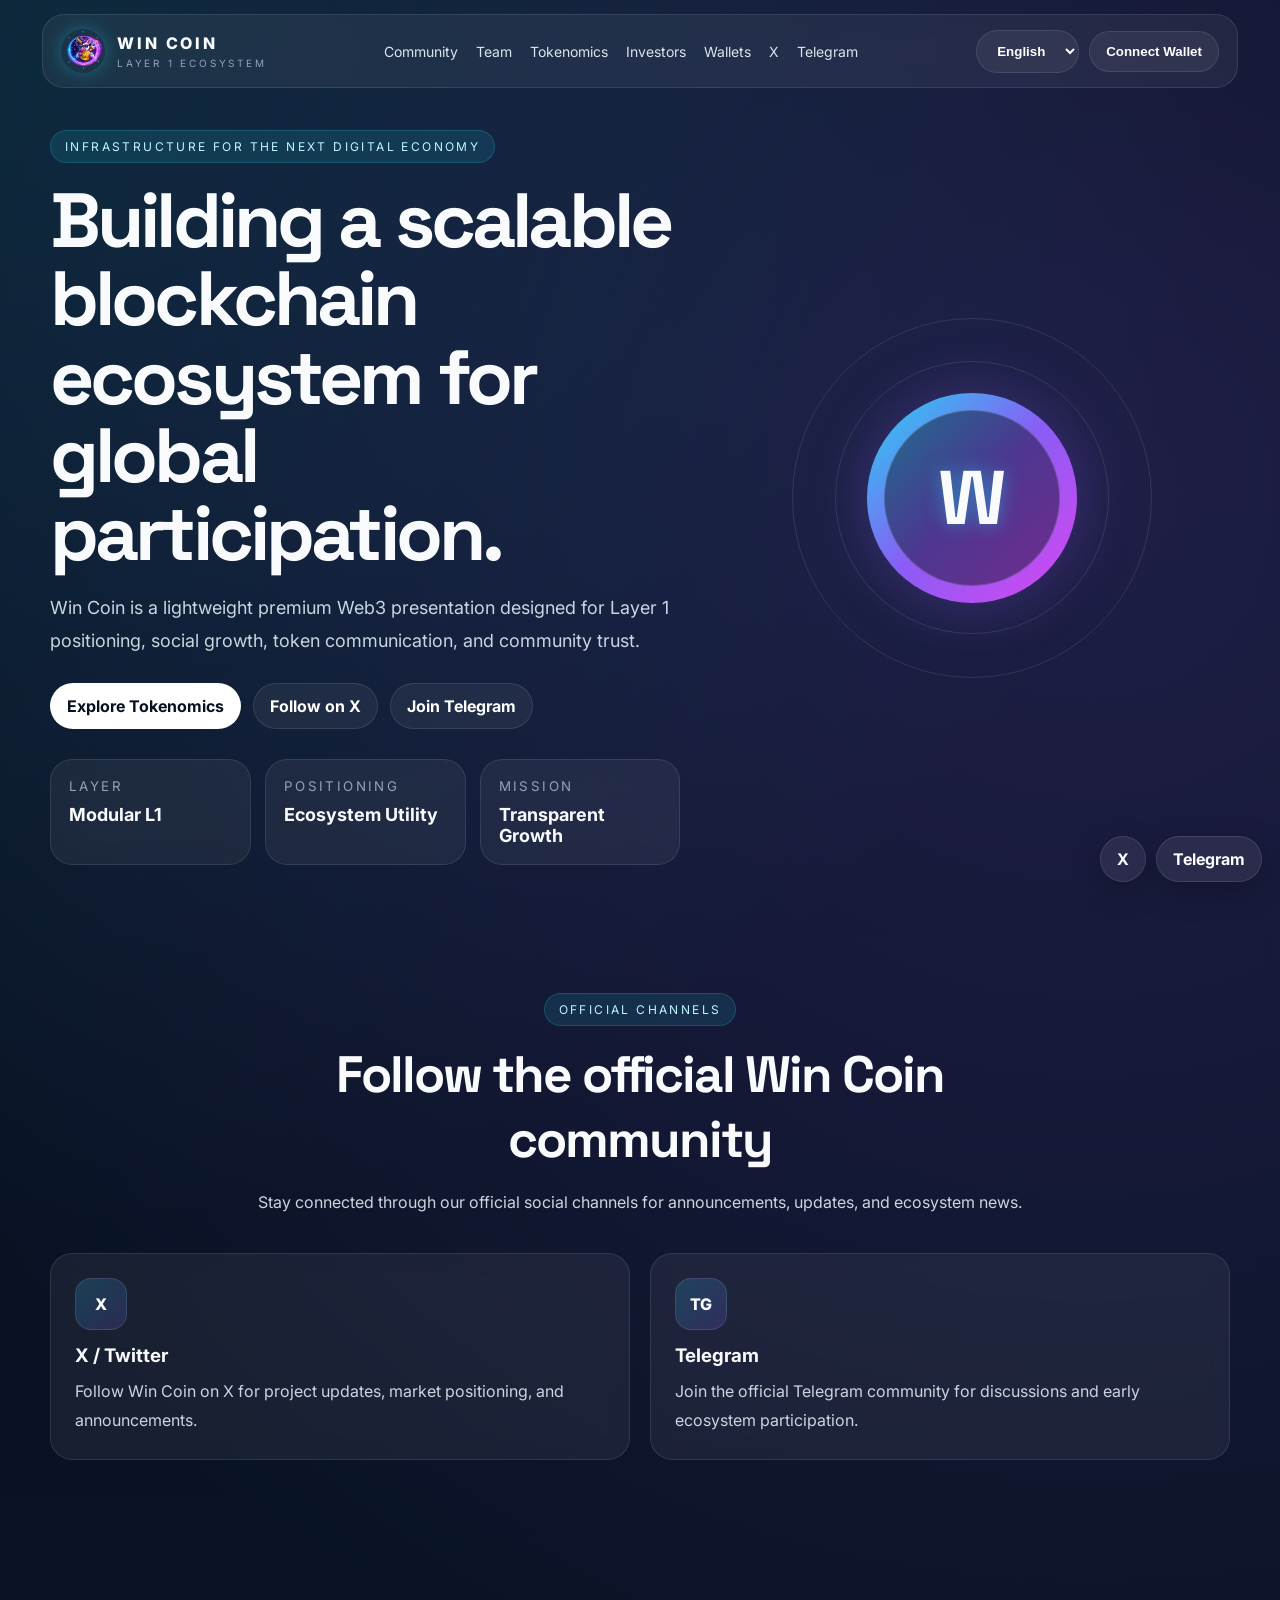
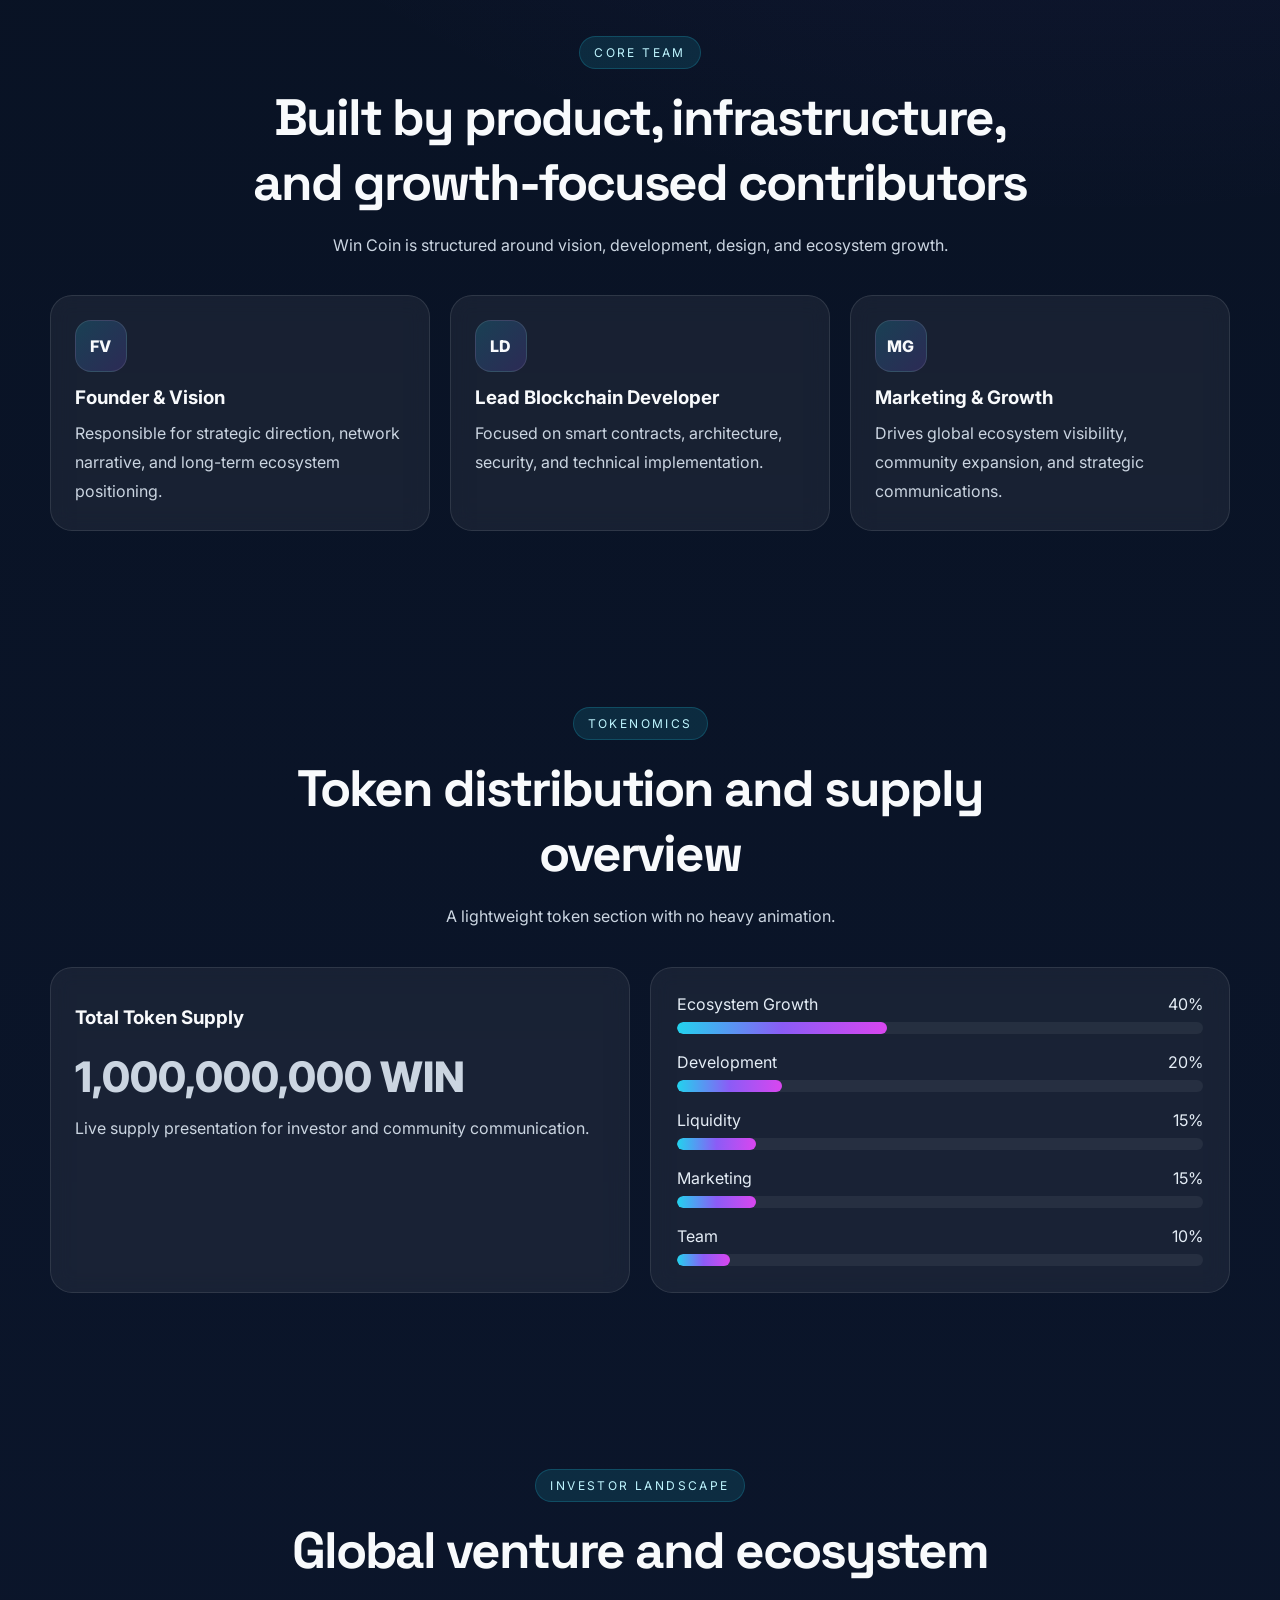
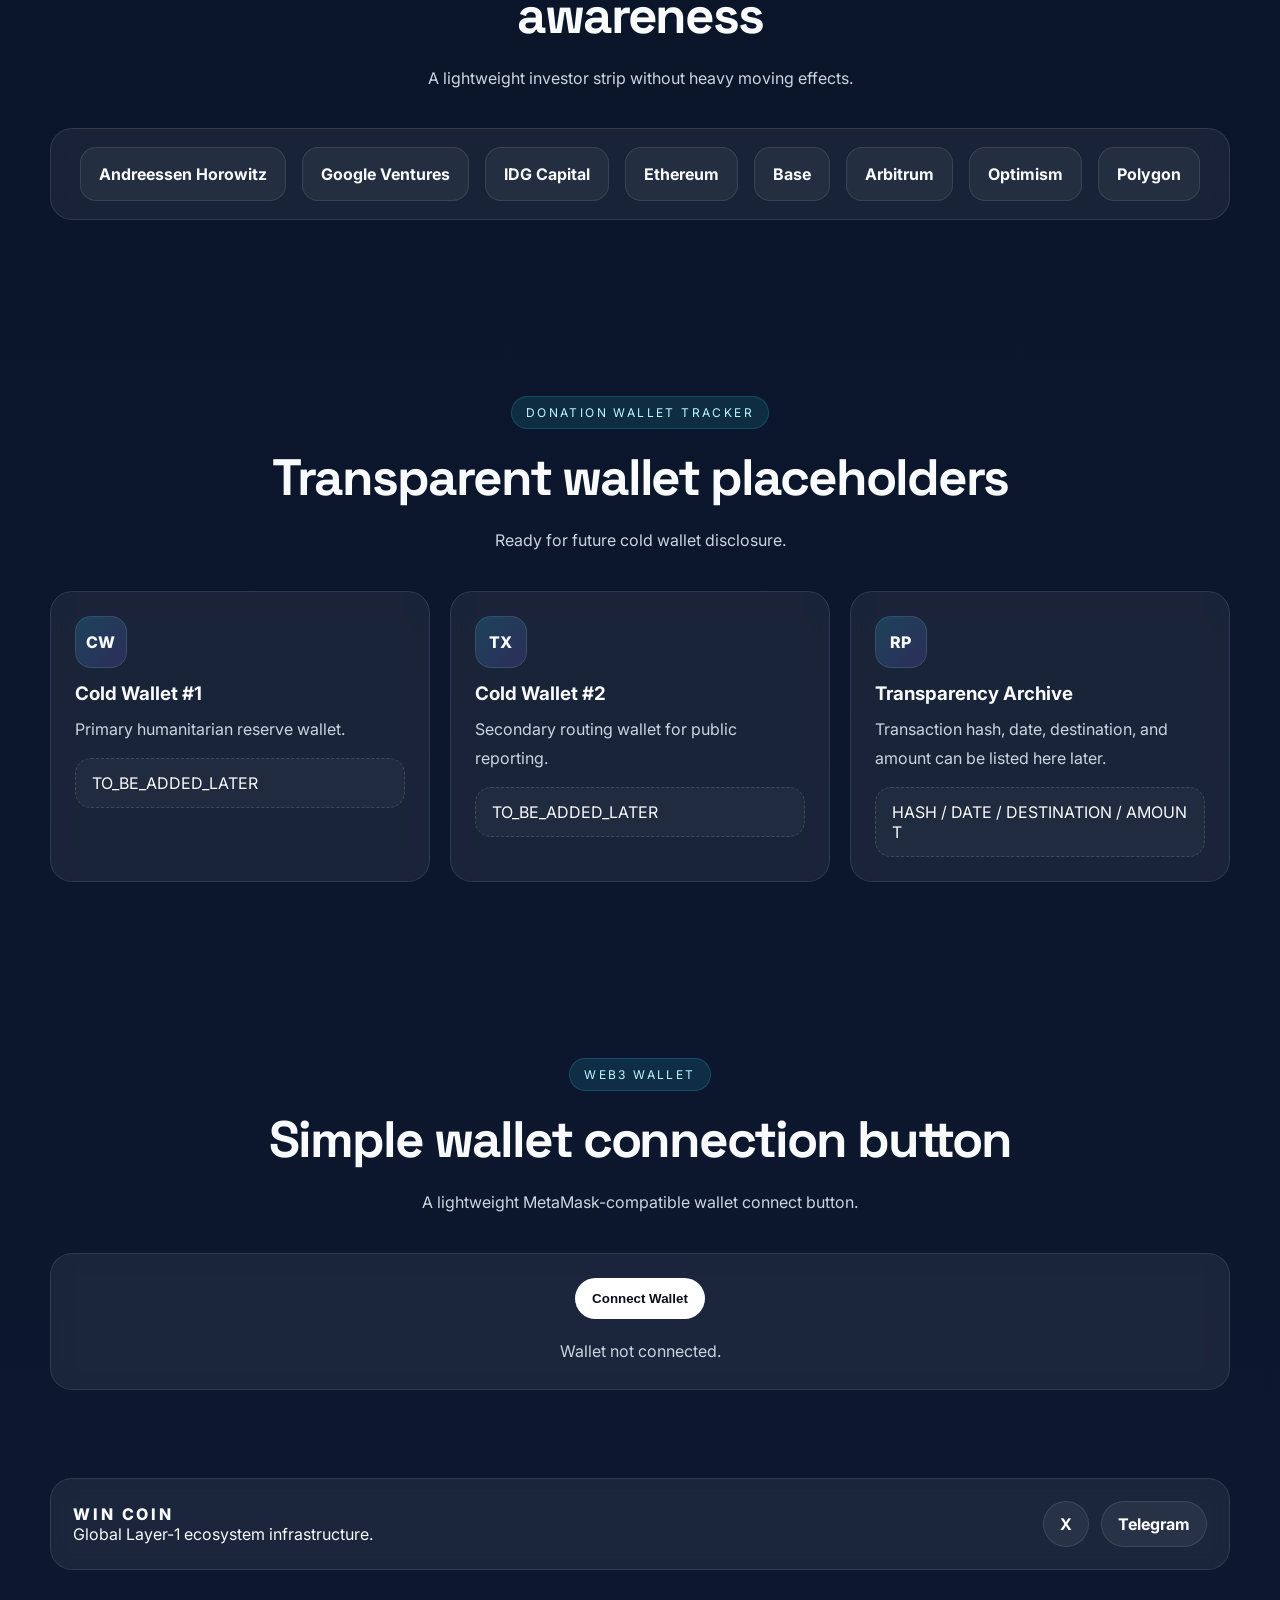
<file: lite.html>
<!DOCTYPE html>
<html lang="en">
<head>
  <meta charset="UTF-8" />
  <meta name="viewport" content="width=device-width, initial-scale=1.0" />
  <title>Win Coin — Lite</title>
  <link rel="preconnect" href="https://fonts.googleapis.com">
  <link rel="preconnect" href="https://fonts.gstatic.com" crossorigin>
  <link href="https://fonts.googleapis.com/css2?family=Inter:wght@400;500;600;700;800&family=Space+Grotesk:wght@600;700&display=swap" rel="stylesheet">
  <style>
    :root{
      --bg:#07101f;
      --bg2:#0d1830;
      --panel:rgba(255,255,255,.06);
      --line:rgba(255,255,255,.10);
      --text:#f8fafc;
      --muted:#94a3b8;
      --cyan:#22d3ee;
      --violet:#8b5cf6;
      --pink:#d946ef;
      --max:1180px;
      --r:22px;
    }

    *{box-sizing:border-box}
    html{scroll-behavior:smooth}
    body{
      margin:0;
      font-family:Inter,sans-serif;
      color:var(--text);
      background:
        radial-gradient(circle at top left, rgba(34,211,238,.12), transparent 25%),
        radial-gradient(circle at 85% 10%, rgba(139,92,246,.18), transparent 30%),
        linear-gradient(180deg, var(--bg), var(--bg2));
    }

    a{text-decoration:none;color:inherit}
    .container{width:min(calc(100% - 32px), var(--max));margin:auto}
    .card{
      background:var(--panel);
      border:1px solid var(--line);
      border-radius:var(--r);
      backdrop-filter:blur(10px);
      -webkit-backdrop-filter:blur(10px);
    }

    .nav{
      position:sticky;
      top:14px;
      z-index:20;
      margin:14px auto 0;
      width:min(calc(100% - 20px), calc(var(--max) + 16px));
      padding:14px 18px;
      display:flex;
      align-items:center;
      justify-content:space-between;
      gap:14px;
    }

    .brand{display:flex;align-items:center;gap:12px}
    .logo-img{
      width:44px;
      height:44px;
      border-radius:50%;
      object-fit:cover;
      box-shadow:0 0 18px rgba(34,211,238,.35);
    }
    .brand-name{font-weight:800;letter-spacing:.18em}
    .brand-sub{font-size:10px;color:var(--muted);letter-spacing:.28em;text-transform:uppercase;margin-top:4px}

    .navlinks{display:flex;gap:18px;align-items:center;color:#dbe4ef;font-size:14px}
    .nav-right{display:flex;gap:10px;align-items:center}

    .lang-select,.btn{
      border:1px solid var(--line);
      background:rgba(255,255,255,.06);
      color:#fff;
      border-radius:999px;
      padding:12px 16px;
      font-weight:700;
    }

    .btn.primary{
      background:#fff;
      color:#08101f;
    }

    .hero{
      min-height:82vh;
      display:grid;
      grid-template-columns:1.1fr .9fr;
      gap:34px;
      align-items:center;
      padding:42px 0 40px;
    }

    .tag{
      display:inline-block;
      padding:8px 14px;
      border-radius:999px;
      border:1px solid rgba(34,211,238,.2);
      background:rgba(34,211,238,.12);
      color:#bff6ff;
      font-size:12px;
      letter-spacing:.2em;
      text-transform:uppercase;
    }

    h1{
      font-family:"Space Grotesk",sans-serif;
      font-size:clamp(42px,6vw,78px);
      line-height:1.02;
      letter-spacing:-.05em;
      margin:18px 0 18px;
    }

    .hero p{
      color:#cbd5e1;
      line-height:1.85;
      font-size:18px;
      max-width:700px;
    }

    .hero-actions{
      display:flex;
      flex-wrap:wrap;
      gap:12px;
      margin-top:26px;
    }

    .stats{
      display:grid;
      grid-template-columns:repeat(3,1fr);
      gap:14px;
      margin-top:30px;
    }

    .stat{padding:18px}
    .stat small{
      color:var(--muted);
      text-transform:uppercase;
      letter-spacing:.18em;
      display:block;
    }
    .stat b{
      display:block;
      margin-top:10px;
      font-size:18px;
    }

    .visual{
      display:grid;
      place-items:center;
    }

    .coin-wrap{
      position:relative;
      width:min(360px,80vw);
      height:min(360px,80vw);
      display:grid;
      place-items:center;
    }

    .coin-ring,
    .coin-ring2{
      position:absolute;
      inset:0;
      border-radius:50%;
      border:1px solid rgba(255,255,255,.10);
    }

    .coin-ring2{inset:12%}

    .coin{
      width:210px;
      height:210px;
      border-radius:50%;
      background:linear-gradient(135deg,var(--cyan),var(--violet),var(--pink));
      display:grid;
      place-items:center;
      box-shadow:0 0 60px rgba(139,92,246,.28);
    }

    .coin-inner{
      width:176px;
      height:176px;
      border-radius:50%;
      background:rgba(6,10,24,.45);
      border:1px solid rgba(255,255,255,.14);
      display:grid;
      place-items:center;
      font-family:"Space Grotesk",sans-serif;
      font-size:76px;
      font-weight:700;
      text-shadow:0 0 18px rgba(34,211,238,.5);
    }

    section{padding:88px 0}
    .head{text-align:center;max-width:800px;margin:0 auto 36px}
    .head h2{
      font-family:"Space Grotesk",sans-serif;
      font-size:clamp(30px,4vw,52px);
      margin:16px 0 0;
      letter-spacing:-.04em;
    }
    .head p{color:#cbd5e1;line-height:1.8}

    .grid3{display:grid;grid-template-columns:repeat(3,1fr);gap:20px}
    .grid2{display:grid;grid-template-columns:repeat(2,1fr);gap:20px}
    .tile{padding:24px}
    .icon{
      width:52px;height:52px;border-radius:16px;
      display:grid;place-items:center;
      background:linear-gradient(135deg,rgba(34,211,238,.18),rgba(139,92,246,.18));
      border:1px solid var(--line);
      font-weight:800;
    }
    .tile h3{margin:14px 0 10px}
    .tile p{color:#cbd5e1;line-height:1.8;margin:0}

    .bars{padding:26px}
    .baritem + .baritem{margin-top:18px}
    .bartop{display:flex;justify-content:space-between;margin-bottom:8px;color:#e5edf6}
    .barbg{height:12px;background:rgba(255,255,255,.06);border-radius:999px;overflow:hidden}
    .barfill{height:100%;border-radius:999px;background:linear-gradient(90deg,var(--cyan),var(--violet),var(--pink))}

    .slider{overflow:hidden;padding:18px}
    .track{
      display:flex;
      gap:16px;
      flex-wrap:wrap;
      justify-content:center;
    }
    .pill{
      padding:16px 18px;
      border-radius:16px;
      border:1px solid var(--line);
      background:rgba(255,255,255,.05);
      font-weight:700;
    }

    .walletbox{
      margin-top:14px;
      padding:14px 16px;
      border-radius:16px;
      border:1px dashed rgba(255,255,255,.14);
      background:rgba(255,255,255,.03);
      word-break:break-all;
    }

    .footer{
      padding:0 0 50px;
    }

    .footer-box{
      padding:22px;
      display:flex;
      justify-content:space-between;
      gap:20px;
      flex-wrap:wrap;
      align-items:center;
    }

    .social-floating{
      position:fixed;
      right:18px;
      bottom:18px;
      display:flex;
      gap:10px;
      z-index:50;
    }

    .social-floating a{
      padding:12px 16px;
      border-radius:999px;
      border:1px solid var(--line);
      background:rgba(255,255,255,.08);
      color:#fff;
      font-weight:700;
      box-shadow:0 10px 30px rgba(0,0,0,.25);
    }

    @media(max-width:980px){
      .hero,.grid3,.grid2{grid-template-columns:1fr}
      .stats{grid-template-columns:1fr}
      .navlinks{display:none}
    }

    @media(max-width:700px){
      .nav-right{flex-direction:column;align-items:flex-end}
      .social-floating{flex-direction:column;right:12px;bottom:12px}
      .hero p{font-size:16px}
    }
  </style>
</head>
<body>

  <div class="nav card">
    <a href="#top" class="brand">
      <img src="assets/wincoin-logo.png" class="logo-img" alt="Win Coin Logo">
      <div>
        <div class="brand-name">WIN COIN</div>
        <div class="brand-sub" data-i18n="brand_sub">Layer 1 Ecosystem</div>
      </div>
    </a>

    <div class="navlinks">
      <a href="#community" data-i18n="nav_community">Community</a>
      <a href="#team" data-i18n="nav_team">Team</a>
      <a href="#tokenomics" data-i18n="nav_tokenomics">Tokenomics</a>
      <a href="#investors" data-i18n="nav_investors">Investors</a>
      <a href="#wallets" data-i18n="nav_wallets">Wallets</a>
      <a href="https://x.com/WinCoinProject" target="_blank" rel="noopener noreferrer">X</a>
      <a href="https://t.me/+ZbqtCHhGB5U4MzY0" target="_blank" rel="noopener noreferrer">Telegram</a>
    </div>

    <div class="nav-right">
      <select id="languageSwitcher" class="lang-select">
        <option value="en">English</option>
        <option value="tr">Türkçe</option>
        <option value="zh">中文</option>
      </select>
      <button class="btn" id="walletTop" data-i18n="connect_wallet">Connect Wallet</button>
    </div>
  </div>

  <main class="container" id="top">
    <section class="hero">
      <div>
        <div class="tag" data-i18n="hero_tag">Infrastructure for the Next Digital Economy</div>
        <h1 data-i18n="hero_title">Building a scalable blockchain ecosystem for global participation.</h1>
        <p data-i18n="hero_text">
          Win Coin is a lightweight premium Web3 presentation designed for Layer 1 positioning,
          social growth, token communication, and community trust.
        </p>

        <div class="hero-actions">
          <a class="btn primary" href="#tokenomics" data-i18n="hero_btn_1">Explore Tokenomics</a>
          <a class="btn" href="https://x.com/WinCoinProject" target="_blank" rel="noopener noreferrer">Follow on X</a>
          <a class="btn" href="https://t.me/+ZbqtCHhGB5U4MzY0" target="_blank" rel="noopener noreferrer">Join Telegram</a>
        </div>

        <div class="stats">
          <div class="card stat">
            <small data-i18n="stat_layer_label">Layer</small>
            <b data-i18n="stat_layer_value">Modular L1</b>
          </div>
          <div class="card stat">
            <small data-i18n="stat_position_label">Positioning</small>
            <b data-i18n="stat_position_value">Ecosystem Utility</b>
          </div>
          <div class="card stat">
            <small data-i18n="stat_mission_label">Mission</small>
            <b data-i18n="stat_mission_value">Transparent Growth</b>
          </div>
        </div>
      </div>

      <div class="visual">
        <div class="coin-wrap">
          <div class="coin-ring"></div>
          <div class="coin-ring2"></div>
          <div class="coin">
            <div class="coin-inner">W</div>
          </div>
        </div>
      </div>
    </section>

    <section id="community">
      <div class="head">
        <div class="tag" data-i18n="community_tag">Official Channels</div>
        <h2 data-i18n="community_title">Follow the official Win Coin community</h2>
        <p data-i18n="community_text">Stay connected through our official social channels for announcements, updates, and ecosystem news.</p>
      </div>

      <div class="grid2">
        <a class="card tile" href="https://x.com/WinCoinProject" target="_blank" rel="noopener noreferrer">
          <div class="icon">X</div>
          <h3>X / Twitter</h3>
          <p data-i18n="community_x_text">Follow Win Coin on X for project updates, market positioning, and announcements.</p>
        </a>

        <a class="card tile" href="https://t.me/+ZbqtCHhGB5U4MzY0" target="_blank" rel="noopener noreferrer">
          <div class="icon">TG</div>
          <h3>Telegram</h3>
          <p data-i18n="community_tg_text">Join the official Telegram community for discussions and early ecosystem participation.</p>
        </a>
      </div>
    </section>

    <section id="team">
      <div class="head">
        <div class="tag" data-i18n="team_tag">Core Team</div>
        <h2 data-i18n="team_title">Built by product, infrastructure, and growth-focused contributors</h2>
        <p data-i18n="team_text">Win Coin is structured around vision, development, design, and ecosystem growth.</p>
      </div>

      <div class="grid3">
        <div class="card tile">
          <div class="icon">FV</div>
          <h3 data-i18n="team_card_1_title">Founder & Vision</h3>
          <p data-i18n="team_card_1_text">Responsible for strategic direction, network narrative, and long-term ecosystem positioning.</p>
        </div>

        <div class="card tile">
          <div class="icon">LD</div>
          <h3 data-i18n="team_card_2_title">Lead Blockchain Developer</h3>
          <p data-i18n="team_card_2_text">Focused on smart contracts, architecture, security, and technical implementation.</p>
        </div>

        <div class="card tile">
          <div class="icon">MG</div>
          <h3 data-i18n="team_card_3_title">Marketing & Growth</h3>
          <p data-i18n="team_card_3_text">Drives global ecosystem visibility, community expansion, and strategic communications.</p>
        </div>
      </div>
    </section>

    <section id="tokenomics">
      <div class="head">
        <div class="tag" data-i18n="tokenomics_tag">Tokenomics</div>
        <h2 data-i18n="tokenomics_title">Token distribution and supply overview</h2>
        <p data-i18n="tokenomics_text">A lightweight token section with no heavy animation.</p>
      </div>

      <div class="grid2">
        <div class="card tile">
          <h3 data-i18n="supply_label">Total Token Supply</h3>
          <p style="font-size:42px;font-weight:800;margin:10px 0 0" id="supplyCounter">1,000,000,000 WIN</p>
          <p data-i18n="supply_text">Live supply presentation for investor and community communication.</p>
        </div>

        <div class="card bars">
          <div class="baritem">
            <div class="bartop"><span data-i18n="bar_1_label">Ecosystem Growth</span><span>40%</span></div>
            <div class="barbg"><div class="barfill" style="width:40%"></div></div>
          </div>
          <div class="baritem">
            <div class="bartop"><span data-i18n="bar_2_label">Development</span><span>20%</span></div>
            <div class="barbg"><div class="barfill" style="width:20%"></div></div>
          </div>
          <div class="baritem">
            <div class="bartop"><span data-i18n="bar_3_label">Liquidity</span><span>15%</span></div>
            <div class="barbg"><div class="barfill" style="width:15%"></div></div>
          </div>
          <div class="baritem">
            <div class="bartop"><span data-i18n="bar_4_label">Marketing</span><span>15%</span></div>
            <div class="barbg"><div class="barfill" style="width:15%"></div></div>
          </div>
          <div class="baritem">
            <div class="bartop"><span data-i18n="bar_5_label">Team</span><span>10%</span></div>
            <div class="barbg"><div class="barfill" style="width:10%"></div></div>
          </div>
        </div>
      </div>
    </section>

    <section id="investors">
      <div class="head">
        <div class="tag" data-i18n="investors_tag">Investor Landscape</div>
        <h2 data-i18n="investors_title">Global venture and ecosystem awareness</h2>
        <p data-i18n="investors_text">A lightweight investor strip without heavy moving effects.</p>
      </div>

      <div class="card slider">
        <div class="track">
          <div class="pill">Andreessen Horowitz</div>
          <div class="pill">Google Ventures</div>
          <div class="pill">IDG Capital</div>
          <div class="pill">Ethereum</div>
          <div class="pill">Base</div>
          <div class="pill">Arbitrum</div>
          <div class="pill">Optimism</div>
          <div class="pill">Polygon</div>
        </div>
      </div>
    </section>

    <section id="wallets">
      <div class="head">
        <div class="tag" data-i18n="wallets_tag">Donation Wallet Tracker</div>
        <h2 data-i18n="wallets_title">Transparent wallet placeholders</h2>
        <p data-i18n="wallets_text">Ready for future cold wallet disclosure.</p>
      </div>

      <div class="grid3">
        <div class="card tile">
          <div class="icon">CW</div>
          <h3 data-i18n="wallet_1_title">Cold Wallet #1</h3>
          <p data-i18n="wallet_1_text">Primary humanitarian reserve wallet.</p>
          <div class="walletbox">TO_BE_ADDED_LATER</div>
        </div>

        <div class="card tile">
          <div class="icon">TX</div>
          <h3 data-i18n="wallet_2_title">Cold Wallet #2</h3>
          <p data-i18n="wallet_2_text">Secondary routing wallet for public reporting.</p>
          <div class="walletbox">TO_BE_ADDED_LATER</div>
        </div>

        <div class="card tile">
          <div class="icon">RP</div>
          <h3 data-i18n="wallet_3_title">Transparency Archive</h3>
          <p data-i18n="wallet_3_text">Transaction hash, date, destination, and amount can be listed here later.</p>
          <div class="walletbox">HASH / DATE / DESTINATION / AMOUNT</div>
        </div>
      </div>
    </section>

    <section id="wallet-connect">
      <div class="head">
        <div class="tag" data-i18n="web3_tag">Web3 Wallet</div>
        <h2 data-i18n="web3_title">Simple wallet connection button</h2>
        <p data-i18n="web3_text">A lightweight MetaMask-compatible wallet connect button.</p>
      </div>

      <div class="card tile" style="text-align:center">
        <button class="btn primary" id="walletMain" data-i18n="connect_wallet">Connect Wallet</button>
        <p class="muted" id="walletStatus" style="margin-top:18px" data-i18n="wallet_not_connected">Wallet not connected.</p>
      </div>
    </section>
  </main>

  <footer class="container footer">
    <div class="card footer-box">
      <div>
        <div style="font-weight:800;letter-spacing:.18em;">WIN COIN</div>
        <div class="muted" data-i18n="footer_text">Global Layer-1 ecosystem infrastructure.</div>
      </div>
      <div style="display:flex;gap:12px;flex-wrap:wrap;">
        <a class="btn" href="https://x.com/WinCoinProject" target="_blank" rel="noopener noreferrer">X</a>
        <a class="btn" href="https://t.me/+ZbqtCHhGB5U4MzY0" target="_blank" rel="noopener noreferrer">Telegram</a>
      </div>
    </div>
  </footer>

  <div class="social-floating">
    <a href="https://x.com/WinCoinProject" target="_blank" rel="noopener noreferrer">X</a>
    <a href="https://t.me/+ZbqtCHhGB5U4MzY0" target="_blank" rel="noopener noreferrer">Telegram</a>
  </div>

  <script>
    const translations = {
      en: {
        brand_sub: "Layer 1 Ecosystem",
        nav_community: "Community",
        nav_team: "Team",
        nav_tokenomics: "Tokenomics",
        nav_roadmap: "Roadmap",
        nav_investors: "Investors",
        nav_wallets: "Wallets",
        connect_wallet: "Connect Wallet",
        hero_tag: "Infrastructure for the Next Digital Economy",
        hero_title: "Building a scalable blockchain ecosystem for global participation.",
        hero_text: "Win Coin is a lightweight premium Web3 presentation designed for Layer 1 positioning, social growth, token communication, and community trust.",
        hero_btn_1: "Explore Tokenomics",
        hero_btn_2: "Donation Tracker",
        stat_layer_label: "Layer",
        stat_layer_value: "Modular L1",
        stat_position_label: "Positioning",
        stat_position_value: "Ecosystem Utility",
        stat_mission_label: "Mission",
        stat_mission_value: "Transparent Growth",
        community_tag: "Official Channels",
        community_title: "Follow the official Win Coin community",
        community_text: "Stay connected through our official social channels for announcements, updates, and ecosystem news.",
        community_x_text: "Follow Win Coin on X for project updates, market positioning, and announcements.",
        community_tg_text: "Join the official Telegram community for discussions and early ecosystem participation.",
        team_tag: "Core Team",
        team_title: "Built by product, infrastructure, and growth-focused contributors",
        team_text: "Win Coin is structured around vision, development, design, and ecosystem growth.",
        role_founder: "Founder & Vision",
        role_developer: "Lead Developer",
        role_designer: "Product Designer",
        role_marketing: "Marketing & Growth",
        team_card_1_title: "Founder & Vision",
        team_card_1_text: "Responsible for strategic direction, network narrative, and long-term ecosystem positioning.",
        team_card_2_title: "Lead Blockchain Developer",
        team_card_2_text: "Focused on smart contracts, architecture, security, and technical implementation.",
        team_card_3_title: "Marketing & Growth",
        team_card_3_text: "Drives global ecosystem visibility, community expansion, and strategic communications.",
        tokenomics_tag: "Tokenomics",
        tokenomics_title: "Token distribution and supply overview",
        tokenomics_text: "A lightweight token section with no heavy animation.",
        supply_label: "Total Token Supply",
        supply_text: "Live supply presentation for investor and community communication.",
        bar_1_label: "Ecosystem Growth",
        bar_2_label: "Development",
        bar_3_label: "Liquidity",
        bar_4_label: "Marketing",
        bar_5_label: "Team",
        investors_tag: "Investor Landscape",
        investors_title: "Global venture and ecosystem awareness",
        investors_text: "A lightweight investor strip without heavy moving effects.",
        wallets_tag: "Donation Wallet Tracker",
        wallets_title: "Transparent wallet placeholders",
        wallets_text: "Ready for future cold wallet disclosure.",
        wallet_1_title: "Cold Wallet #1",
        wallet_1_text: "Primary humanitarian reserve wallet.",
        wallet_2_title: "Cold Wallet #2",
        wallet_2_text: "Secondary routing wallet for public reporting.",
        wallet_3_title: "Transparency Archive",
        wallet_3_text: "Transaction hash, date, destination, and amount can be listed here later.",
        web3_tag: "Web3 Wallet",
        web3_title: "Simple wallet connection button",
        web3_text: "A lightweight MetaMask-compatible wallet connect button.",
        wallet_not_connected: "Wallet not connected.",
        footer_text: "Global Layer-1 ecosystem infrastructure."
      },
      tr: {
        brand_sub: "Katman 1 Ekosistemi",
        nav_community: "Topluluk",
        nav_team: "Ekip",
        nav_tokenomics: "Tokenomik",
        nav_roadmap: "Yol Haritası",
        nav_investors: "Yatırımcılar",
        nav_wallets: "Cüzdanlar",
        connect_wallet: "Cüzdan Bağla",
        hero_tag: "Yeni Dijital Ekonomi İçin Altyapı",
        hero_title: "Küresel katılım için ölçeklenebilir bir blockchain ekosistemi inşa ediyoruz.",
        hero_text: "Win Coin, Katman 1 konumlandırması, sosyal büyüme, token iletişimi ve topluluk güveni için hazırlanmış hafif premium bir Web3 sunumudur.",
        hero_btn_1: "Tokenomiği İncele",
        hero_btn_2: "Bağış Takibi",
        stat_layer_label: "Katman",
        stat_layer_value: "Modüler L1",
        stat_position_label: "Konumlandırma",
        stat_position_value: "Ekosistem Faydası",
        stat_mission_label: "Misyon",
        stat_mission_value: "Şeffaf Büyüme",
        community_tag: "Resmi Kanallar",
        community_title: "Resmi Win Coin topluluğunu takip edin",
        community_text: "Duyurular, güncellemeler ve ekosistem haberleri için resmi sosyal kanallarımızda bizimle kalın.",
        community_x_text: "Proje güncellemeleri, pazar konumlandırması ve duyurular için Win Coin’i X üzerinde takip edin.",
        community_tg_text: "Tartışmalar ve erken ekosistem katılımı için resmi Telegram topluluğuna katılın.",
        team_tag: "Çekirdek Ekip",
        team_title: "Ürün, altyapı ve büyüme odaklı katkıcılar tarafından inşa edildi",
        team_text: "Win Coin; vizyon, geliştirme, tasarım ve ekosistem büyümesi etrafında yapılandırılmıştır.",
        team_card_1_title: "Kurucu & Vizyon",
        team_card_1_text: "Stratejik yön, ağ anlatısı ve uzun vadeli ekosistem konumlandırmasından sorumludur.",
        team_card_2_title: "Lider Blockchain Geliştiricisi",
        team_card_2_text: "Akıllı kontratlar, mimari, güvenlik ve teknik uygulamaya odaklanır.",
        team_card_3_title: "Pazarlama & Büyüme",
        team_card_3_text: "Küresel görünürlük, topluluk büyümesi ve stratejik iletişimi yürütür.",
        tokenomics_tag: "Tokenomik",
        tokenomics_title: "Token dağılımı ve arz görünümü",
        tokenomics_text: "Ağır animasyon olmadan hafif bir token bölümü.",
        supply_label: "Toplam Token Arzı",
        supply_text: "Yatırımcı ve topluluk iletişimi için canlı arz sunumu.",
        bar_1_label: "Ekosistem Büyümesi",
        bar_2_label: "Geliştirme",
        bar_3_label: "Likidite",
        bar_4_label: "Pazarlama",
        bar_5_label: "Ekip",
        investors_tag: "Yatırımcı Görünümü",
        investors_title: "Küresel girişim ve ekosistem farkındalığı",
        investors_text: "Ağır hareket efektleri olmadan hafif yatırımcı şeridi.",
        wallets_tag: "Bağış Cüzdan Takibi",
        wallets_title: "Şeffaf cüzdan alanları",
        wallets_text: "Gelecekteki soğuk cüzdan açıklamaları için hazır.",
        wallet_1_title: "Soğuk Cüzdan #1",
        wallet_1_text: "Ana insani yardım rezerv cüzdanı.",
        wallet_2_title: "Soğuk Cüzdan #2",
        wallet_2_text: "Kamusal raporlama için ikincil yönlendirme cüzdanı.",
        wallet_3_title: "Şeffaflık Arşivi",
        wallet_3_text: "İşlem kodu, tarih, hedef ve miktar burada daha sonra listelenebilir.",
        web3_tag: "Web3 Cüzdan",
        web3_title: "Basit cüzdan bağlantı düğmesi",
        web3_text: "Hafif bir MetaMask uyumlu cüzdan bağlama düğmesi.",
        wallet_not_connected: "Cüzdan bağlı değil.",
        footer_text: "Küresel Layer-1 ekosistem altyapısı."
      },
      zh: {
        brand_sub: "第一层生态系统",
        nav_community: "社区",
        nav_team: "团队",
        nav_tokenomics: "代币经济",
        nav_roadmap: "路线图",
        nav_investors: "投资者",
        nav_wallets: "钱包",
        connect_wallet: "连接钱包",
        hero_tag: "面向新数字经济的基础设施",
        hero_title: "为全球参与构建可扩展的区块链生态系统。",
        hero_text: "Win Coin 是一个轻量级高级 Web3 展示页，面向 Layer 1 定位、社交增长、代币沟通和社区信任。",
        hero_btn_1: "查看代币经济",
        hero_btn_2: "捐赠追踪",
        stat_layer_label: "层级",
        stat_layer_value: "模块化 L1",
        stat_position_label: "定位",
        stat_position_value: "生态实用性",
        stat_mission_label: "使命",
        stat_mission_value: "透明增长",
        community_tag: "官方频道",
        community_title: "关注 Win Coin 官方社区",
        community_text: "通过我们的官方社交渠道获取公告、更新和生态新闻。",
        community_x_text: "在 X 上关注 Win Coin，获取项目更新、市场定位和公告。",
        community_tg_text: "加入官方 Telegram 社区，参与讨论并尽早加入生态系统。",
        team_tag: "核心团队",
        team_title: "由产品、基础设施和增长导向的贡献者共同构建",
        team_text: "Win Coin 围绕愿景、开发、设计和生态增长进行构建。",
        team_card_1_title: "创始人 & 愿景",
        team_card_1_text: "负责战略方向、网络叙事和长期生态定位。",
        team_card_2_title: "首席区块链开发者",
        team_card_2_text: "专注于智能合约、架构、安全和技术实施。",
        team_card_3_title: "市场与增长",
        team_card_3_text: "推动全球可见度、社区扩张和战略传播。",
        tokenomics_tag: "代币经济",
        tokenomics_title: "代币分配与供应概览",
        tokenomics_text: "一个没有重动画的轻量代币板块。",
        supply_label: "总代币供应量",
        supply_text: "用于投资者和社区沟通的实时供应展示。",
        bar_1_label: "生态增长",
        bar_2_label: "开发",
        bar_3_label: "流动性",
        bar_4_label: "市场营销",
        bar_5_label: "团队",
        investors_tag: "投资者版图",
        investors_title: "全球风投与生态认知",
        investors_text: "一个没有重动画效果的轻量投资者展示条。",
        wallets_tag: "捐赠钱包追踪",
        wallets_title: "透明钱包占位区",
        wallets_text: "为未来冷钱包披露做好准备。",
        wallet_1_title: "冷钱包 #1",
        wallet_1_text: "主要人道主义储备钱包。",
        wallet_2_title: "冷钱包 #2",
        wallet_2_text: "用于公开报告的次级路由钱包。",
        wallet_3_title: "透明档案",
        wallet_3_text: "未来可在此列出交易哈希、日期、目标和金额。",
        web3_tag: "Web3 钱包",
        web3_title: "简单的钱包连接按钮",
        web3_text: "一个轻量级 MetaMask 兼容钱包连接按钮。",
        wallet_not_connected: "钱包未连接。",
        footer_text: "全球 Layer-1 生态基础设施。"
      }
    };

    function setLanguage(lang){
      document.documentElement.lang = lang;
      localStorage.setItem('wincoin_lang', lang);
      document.querySelectorAll('[data-i18n]').forEach(el=>{
        const key = el.getAttribute('data-i18n');
        if(translations[lang] && translations[lang][key]){
          el.textContent = translations[lang][key];
        }
      });
    }

    const switcher = document.getElementById('languageSwitcher');
    const savedLang = localStorage.getItem('wincoin_lang') || 'en';
    switcher.value = savedLang;
    setLanguage(savedLang);

    switcher.addEventListener('change', (e)=>{
      setLanguage(e.target.value);
    });

    async function connectWallet(){
      const status = document.getElementById('walletStatus');
      const top = document.getElementById('walletTop');
      const main = document.getElementById('walletMain');
      const lang = localStorage.getItem('wincoin_lang') || 'en';

      if(!window.ethereum){
        status.textContent =
          lang === 'tr'
          ? 'Tarayıcı cüzdanı bulunamadı.'
          : lang === 'zh'
          ? '未检测到浏览器钱包。'
          : 'No browser wallet detected.';
        return;
      }

      try{
        const accounts = await window.ethereum.request({ method:'eth_requestAccounts' });
        const a = accounts[0] || '';
        const short = a ? a.slice(0,6) + '...' + a.slice(-4) : 'Connected';
        status.textContent =
          lang === 'tr'
          ? 'Bağlı cüzdan: ' + short
          : lang === 'zh'
          ? '已连接钱包：' + short
          : 'Connected wallet: ' + short;
        top.textContent = short;
        main.textContent = short;
      }catch(e){
        status.textContent =
          lang === 'tr'
          ? 'Bağlantı başarısız oldu.'
          : lang === 'zh'
          ? '连接失败。'
          : 'Connection failed.';
      }
    }

    document.getElementById('walletTop').addEventListener('click', connectWallet);
    document.getElementById('walletMain').addEventListener('click', connectWallet);
  </script>
</body>
</html>
</file>
